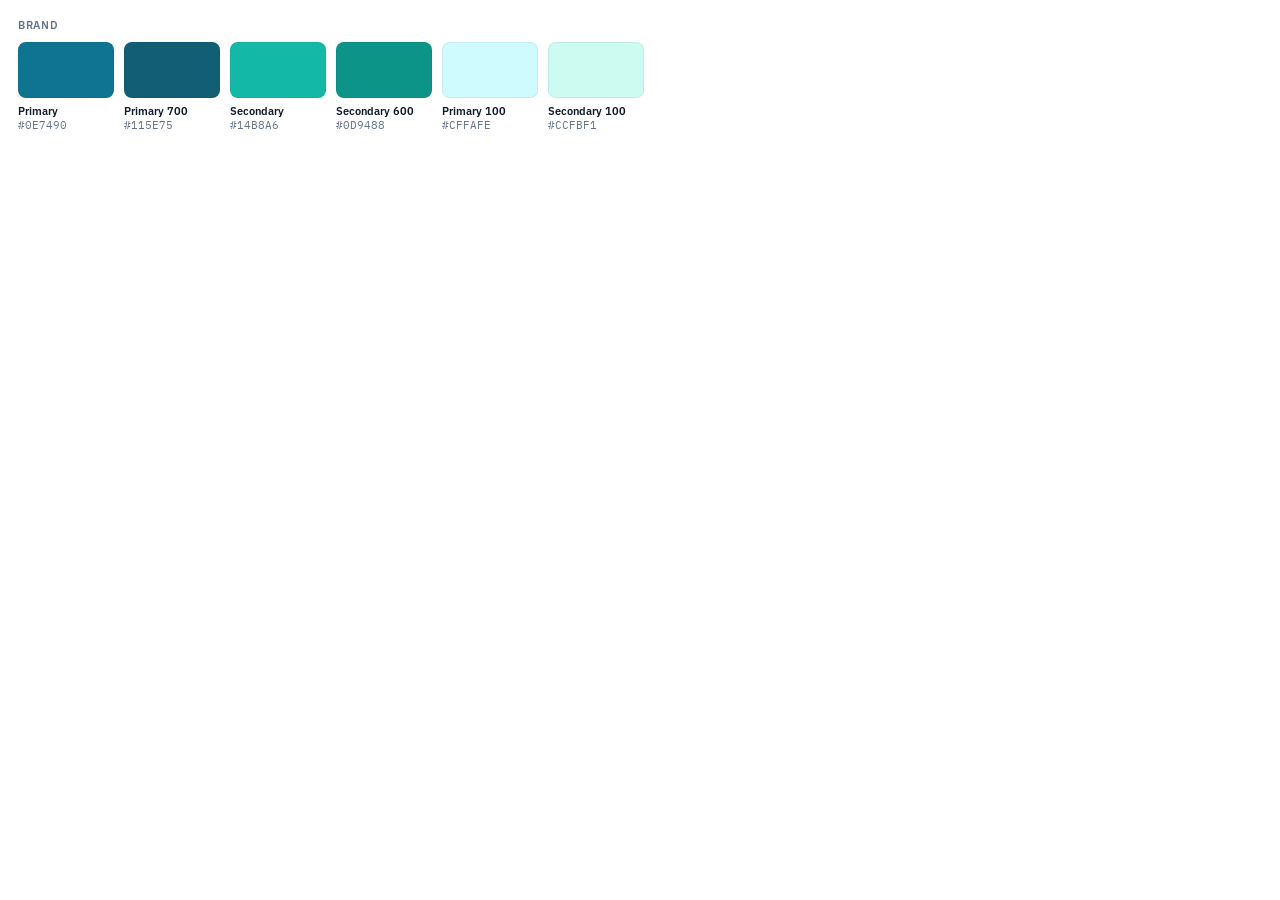
<file: guidelines/colors-brand.card.html>
<!-- @dsCard group="Colors" viewport="700x150" name="Brand — Primary & Secondary" subtitle="Clinical teal primary, teal-green secondary" -->
<!DOCTYPE html>
<html lang="en">
<head>
<meta charset="utf-8" />
<link rel="stylesheet" href="../styles.css" />
<style>
  body { margin: 0; font-family: var(--pv-font-sans); background: var(--pv-neutral-0); padding: 18px; }
  .row { display: flex; gap: 10px; flex-wrap: wrap; }
  .sw { width: 96px; }
  .chip { height: 56px; border-radius: var(--pv-radius-md); box-shadow: inset 0 0 0 1px rgba(15,23,42,.06); }
  .name { font-size: 11px; color: var(--pv-text-strong); font-weight: 600; margin-top: 6px; }
  .hex { font-family: var(--pv-font-mono); font-size: 11px; color: var(--pv-text-muted); }
  .label { font-size: 11px; font-weight: 600; letter-spacing: .06em; text-transform: uppercase; color: var(--pv-text-muted); margin: 0 0 10px; }
</style>
</head>
<body>
  <div class="label">Brand</div>
  <div class="row">
    <div class="sw"><div class="chip" style="background:var(--pv-primary-600)"></div><div class="name">Primary</div><div class="hex">#0E7490</div></div>
    <div class="sw"><div class="chip" style="background:var(--pv-primary-700)"></div><div class="name">Primary 700</div><div class="hex">#115E75</div></div>
    <div class="sw"><div class="chip" style="background:var(--pv-secondary-500)"></div><div class="name">Secondary</div><div class="hex">#14B8A6</div></div>
    <div class="sw"><div class="chip" style="background:var(--pv-secondary-600)"></div><div class="name">Secondary 600</div><div class="hex">#0D9488</div></div>
    <div class="sw"><div class="chip" style="background:var(--pv-primary-100)"></div><div class="name">Primary 100</div><div class="hex">#CFFAFE</div></div>
    <div class="sw"><div class="chip" style="background:var(--pv-secondary-100)"></div><div class="name">Secondary 100</div><div class="hex">#CCFBF1</div></div>
  </div>
</body>
</html>
</file>
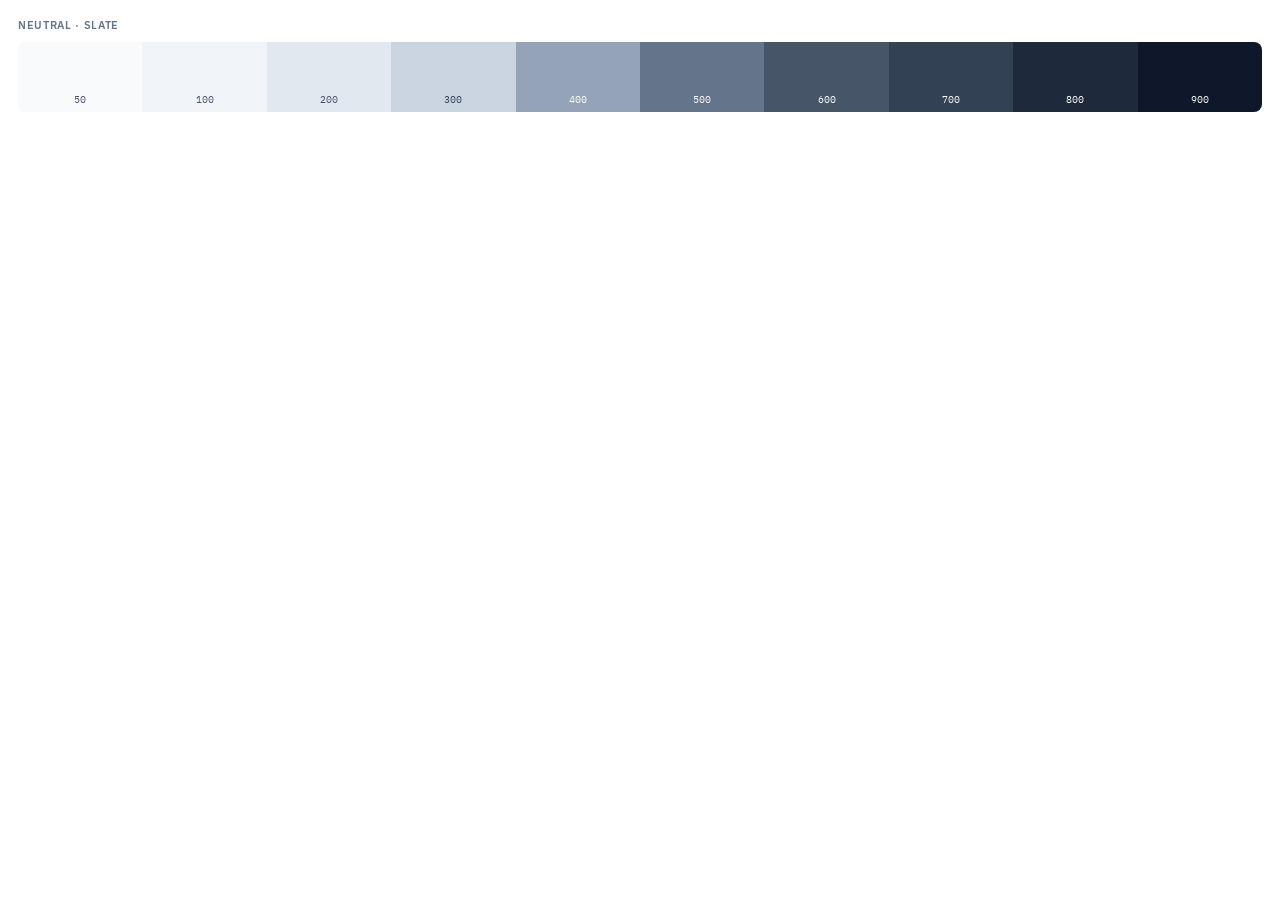
<file: guidelines/colors-neutral.card.html>
<!-- @dsCard group="Colors" viewport="700x150" name="Neutrals — Slate scale" subtitle="Text, surfaces, borders" -->
<!DOCTYPE html>
<html lang="en">
<head>
<meta charset="utf-8" />
<link rel="stylesheet" href="../styles.css" />
<style>
  body { margin: 0; font-family: var(--pv-font-sans); background: var(--pv-neutral-0); padding: 18px; }
  .scale { display: flex; border-radius: var(--pv-radius-md); overflow: hidden; box-shadow: inset 0 0 0 1px rgba(15,23,42,.06); }
  .step { flex: 1; height: 64px; display: flex; align-items: flex-end; justify-content: center; padding-bottom: 6px; font-family: var(--pv-font-mono); font-size: 10px; }
  .label { font-size: 11px; font-weight: 600; letter-spacing: .06em; text-transform: uppercase; color: var(--pv-text-muted); margin: 0 0 10px; }
</style>
</head>
<body>
  <div class="label">Neutral · Slate</div>
  <div class="scale">
    <div class="step" style="background:var(--pv-neutral-50);color:#475569">50</div>
    <div class="step" style="background:var(--pv-neutral-100);color:#475569">100</div>
    <div class="step" style="background:var(--pv-neutral-200);color:#475569">200</div>
    <div class="step" style="background:var(--pv-neutral-300);color:#334155">300</div>
    <div class="step" style="background:var(--pv-neutral-400);color:#fff">400</div>
    <div class="step" style="background:var(--pv-neutral-500);color:#fff">500</div>
    <div class="step" style="background:var(--pv-neutral-600);color:#fff">600</div>
    <div class="step" style="background:var(--pv-neutral-700);color:#fff">700</div>
    <div class="step" style="background:var(--pv-neutral-800);color:#fff">800</div>
    <div class="step" style="background:var(--pv-neutral-900);color:#fff">900</div>
  </div>
</body>
</html>
</file>
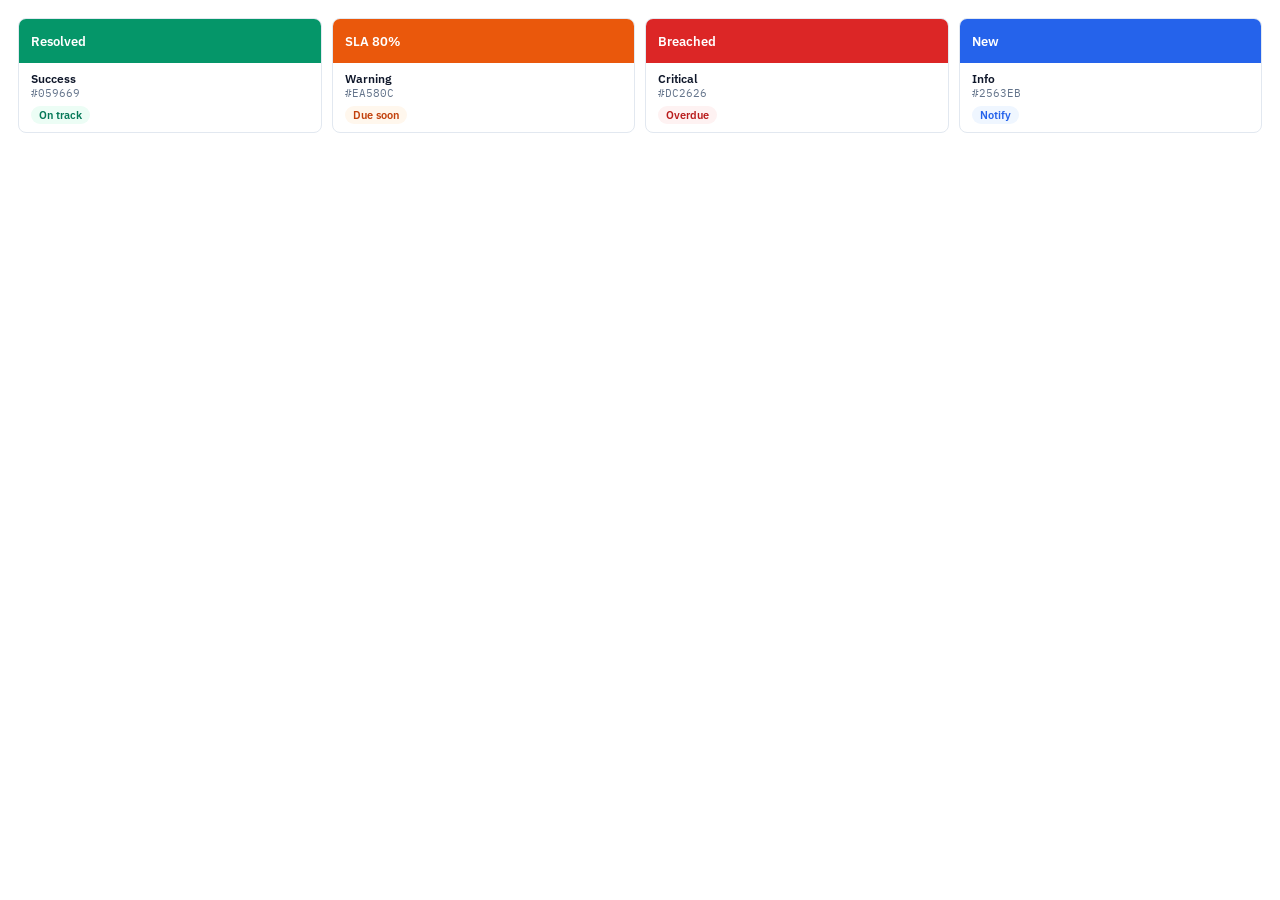
<file: guidelines/colors-semantic.card.html>
<!-- @dsCard group="Colors" viewport="700x180" name="Semantic — SLA & Triage states" subtitle="Success, warning, critical, info for status & SLA" -->
<!DOCTYPE html>
<html lang="en">
<head>
<meta charset="utf-8" />
<link rel="stylesheet" href="../styles.css" />
<style>
  body { margin: 0; font-family: var(--pv-font-sans); background: var(--pv-neutral-0); padding: 18px; }
  .grid { display: grid; grid-template-columns: repeat(4, 1fr); gap: 10px; }
  .cell { border: 1px solid var(--pv-border); border-radius: var(--pv-radius-md); overflow: hidden; }
  .bar { height: 44px; display: flex; align-items: center; padding: 0 12px; color: #fff; font-weight: 600; font-size: 13px; }
  .meta { padding: 8px 12px; }
  .name { font-size: 12px; font-weight: 600; color: var(--pv-text-strong); }
  .hex { font-family: var(--pv-font-mono); font-size: 11px; color: var(--pv-text-muted); }
  .tint { display: inline-block; margin-top: 6px; font-size: 11px; padding: 2px 8px; border-radius: 999px; font-weight: 600; }
</style>
</head>
<body>
  <div class="grid">
    <div class="cell"><div class="bar" style="background:var(--pv-success)">Resolved</div><div class="meta"><div class="name">Success</div><div class="hex">#059669</div><span class="tint" style="background:var(--pv-success-50);color:var(--pv-success-700)">On track</span></div></div>
    <div class="cell"><div class="bar" style="background:var(--pv-warning)">SLA 80%</div><div class="meta"><div class="name">Warning</div><div class="hex">#EA580C</div><span class="tint" style="background:var(--pv-warning-50);color:var(--pv-warning-700)">Due soon</span></div></div>
    <div class="cell"><div class="bar" style="background:var(--pv-critical)">Breached</div><div class="meta"><div class="name">Critical</div><div class="hex">#DC2626</div><span class="tint" style="background:var(--pv-critical-50);color:var(--pv-critical-700)">Overdue</span></div></div>
    <div class="cell"><div class="bar" style="background:var(--pv-info)">New</div><div class="meta"><div class="name">Info</div><div class="hex">#2563EB</div><span class="tint" style="background:var(--pv-info-50);color:var(--pv-info-600)">Notify</span></div></div>
  </div>
</body>
</html>
</file>
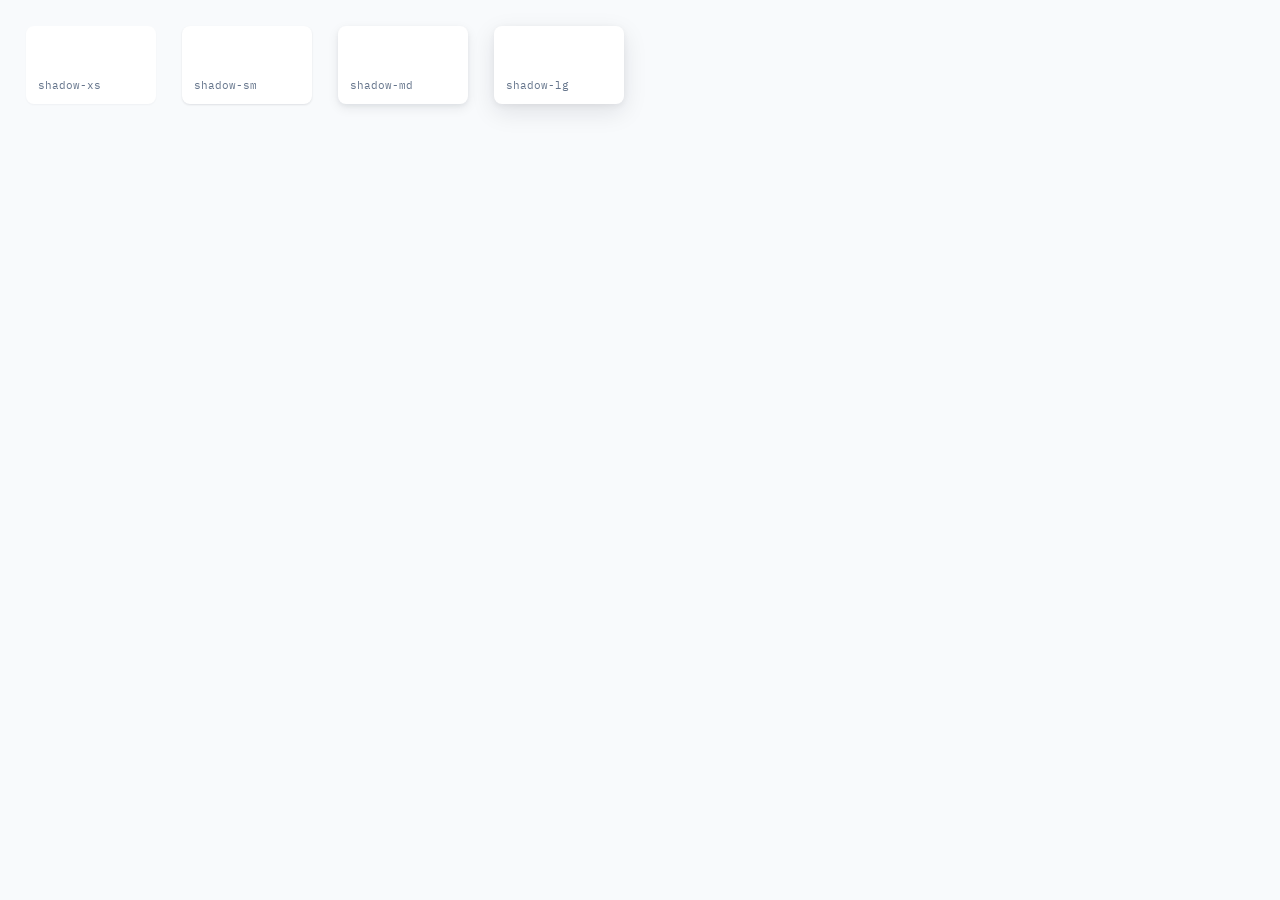
<file: guidelines/elevation.card.html>
<!-- @dsCard group="Spacing" viewport="700x150" name="Elevation" subtitle="Soft cool-tinted clinical shadows" -->
<!DOCTYPE html>
<html lang="en">
<head>
<meta charset="utf-8" />
<link rel="stylesheet" href="../styles.css" />
<style>
  body { margin: 0; font-family: var(--pv-font-sans); background: var(--pv-neutral-50); padding: 26px; display: flex; gap: 26px; }
  .card { background: #fff; width: 130px; height: 78px; border-radius: var(--pv-radius-md); display: flex; align-items: flex-end; padding: 12px; box-sizing: border-box; }
  .t { font-family: var(--pv-font-mono); font-size: 11px; color: var(--pv-text-muted); }
</style>
</head>
<body>
  <div class="card" style="box-shadow:var(--pv-shadow-xs)"><span class="t">shadow-xs</span></div>
  <div class="card" style="box-shadow:var(--pv-shadow-sm)"><span class="t">shadow-sm</span></div>
  <div class="card" style="box-shadow:var(--pv-shadow-md)"><span class="t">shadow-md</span></div>
  <div class="card" style="box-shadow:var(--pv-shadow-lg)"><span class="t">shadow-lg</span></div>
</body>
</html>
</file>
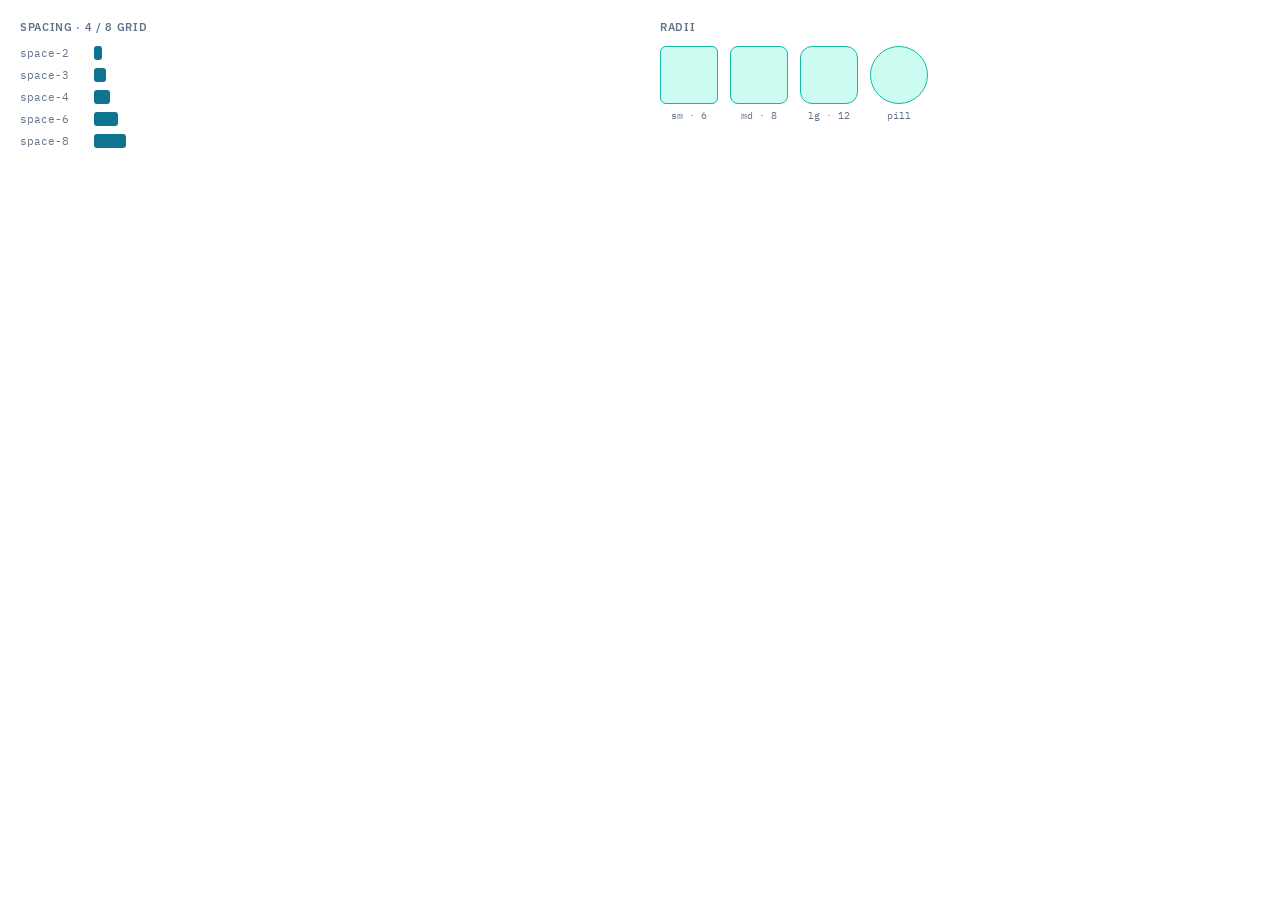
<file: guidelines/spacing.card.html>
<!-- @dsCard group="Spacing" viewport="700x150" name="Spacing & radii" subtitle="8px grid + corner radii" -->
<!DOCTYPE html>
<html lang="en">
<head>
<meta charset="utf-8" />
<link rel="stylesheet" href="../styles.css" />
<style>
  body { margin: 0; font-family: var(--pv-font-sans); background: var(--pv-neutral-0); padding: 20px; color: var(--pv-text-strong); display: flex; gap: 40px; }
  .col { flex: 1; }
  .label { font-size: 11px; font-weight: 600; letter-spacing: .06em; text-transform: uppercase; color: var(--pv-text-muted); margin: 0 0 12px; }
  .row { display: flex; align-items: center; gap: 10px; margin-bottom: 8px; }
  .bar { background: var(--pv-primary-600); height: 14px; border-radius: 3px; }
  .t { font-family: var(--pv-font-mono); font-size: 11px; color: var(--pv-text-muted); width: 64px; }
  .radii { display: flex; gap: 12px; align-items: flex-end; }
  .box { width: 56px; height: 56px; background: var(--pv-secondary-100); border: 1.5px solid var(--pv-secondary-500); }
  .cap { font-family: var(--pv-font-mono); font-size: 10px; color: var(--pv-text-muted); text-align: center; margin-top: 5px; }
</style>
</head>
<body>
  <div class="col">
    <div class="label">Spacing · 4 / 8 grid</div>
    <div class="row"><span class="t">space-2</span><span class="bar" style="width:8px"></span></div>
    <div class="row"><span class="t">space-3</span><span class="bar" style="width:12px"></span></div>
    <div class="row"><span class="t">space-4</span><span class="bar" style="width:16px"></span></div>
    <div class="row"><span class="t">space-6</span><span class="bar" style="width:24px"></span></div>
    <div class="row"><span class="t">space-8</span><span class="bar" style="width:32px"></span></div>
  </div>
  <div class="col">
    <div class="label">Radii</div>
    <div class="radii">
      <div><div class="box" style="border-radius:var(--pv-radius-sm)"></div><div class="cap">sm · 6</div></div>
      <div><div class="box" style="border-radius:var(--pv-radius-md)"></div><div class="cap">md · 8</div></div>
      <div><div class="box" style="border-radius:var(--pv-radius-lg)"></div><div class="cap">lg · 12</div></div>
      <div><div class="box" style="border-radius:var(--pv-radius-pill)"></div><div class="cap">pill</div></div>
    </div>
  </div>
</body>
</html>
</file>
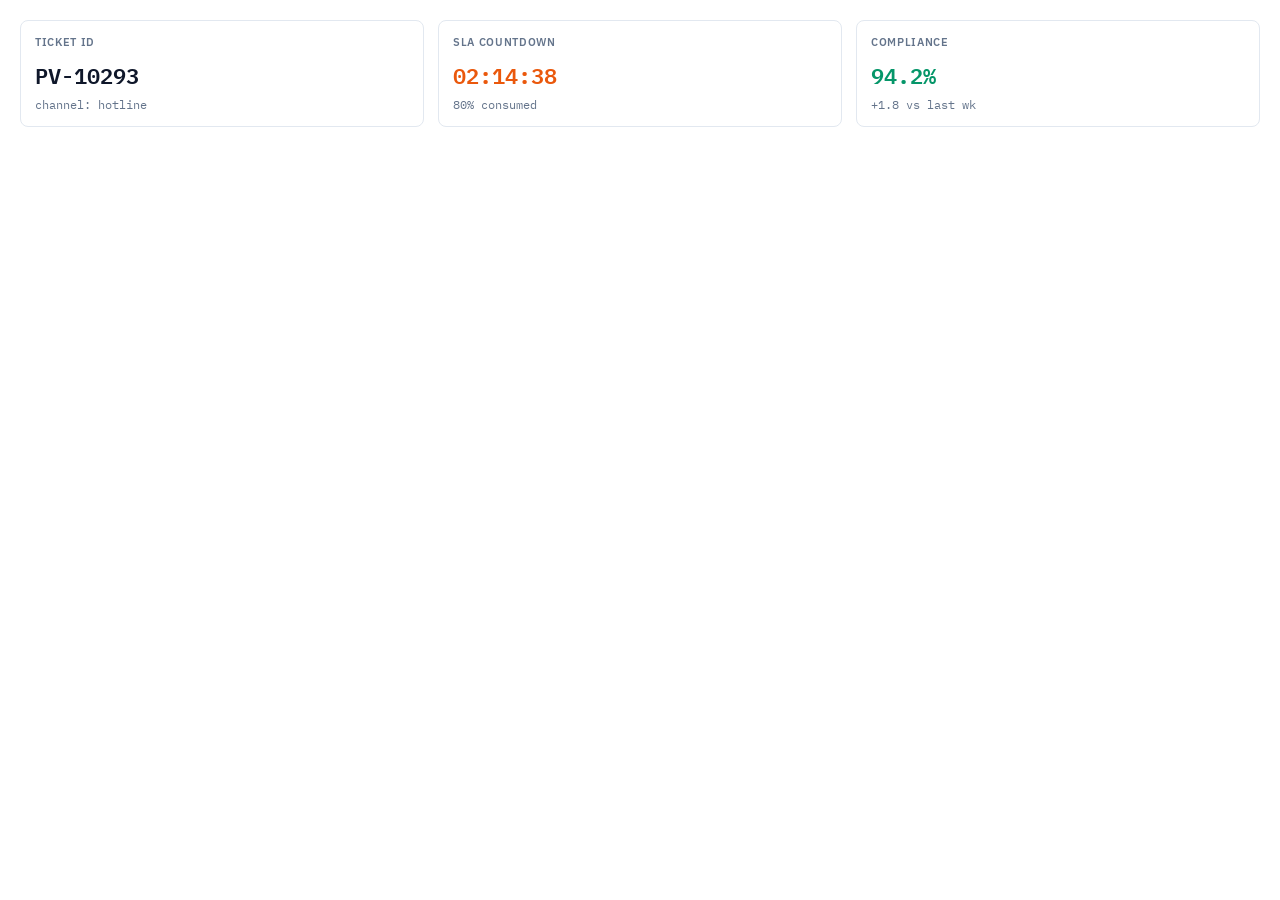
<file: guidelines/type-mono.card.html>
<!-- @dsCard group="Type" viewport="700x150" name="Mono — IDs, timers, metrics" subtitle="IBM Plex Mono with tabular figures" -->
<!DOCTYPE html>
<html lang="en">
<head>
<meta charset="utf-8" />
<link rel="stylesheet" href="../styles.css" />
<style>
  body { margin: 0; font-family: var(--pv-font-sans); background: var(--pv-neutral-0); padding: 20px; color: var(--pv-text-strong); }
  .grid { display: grid; grid-template-columns: repeat(3, 1fr); gap: 14px; }
  .cell { border: 1px solid var(--pv-border); border-radius: var(--pv-radius-md); padding: 14px; }
  .k { font-size: 11px; font-weight: 600; letter-spacing: .06em; text-transform: uppercase; color: var(--pv-text-muted); margin-bottom: 8px; }
  .v { font-family: var(--pv-font-mono); font-feature-settings: 'tnum' 1; font-size: 22px; font-weight: 600; }
  .sub { font-family: var(--pv-font-mono); font-size: 12px; color: var(--pv-text-muted); margin-top: 4px; }
</style>
</head>
<body>
  <div class="grid">
    <div class="cell"><div class="k">Ticket ID</div><div class="v">PV-10293</div><div class="sub">channel: hotline</div></div>
    <div class="cell"><div class="k">SLA countdown</div><div class="v" style="color:var(--pv-warning)">02:14:38</div><div class="sub">80% consumed</div></div>
    <div class="cell"><div class="k">Compliance</div><div class="v" style="color:var(--pv-success)">94.2%</div><div class="sub">+1.8 vs last wk</div></div>
  </div>
</body>
</html>
</file>
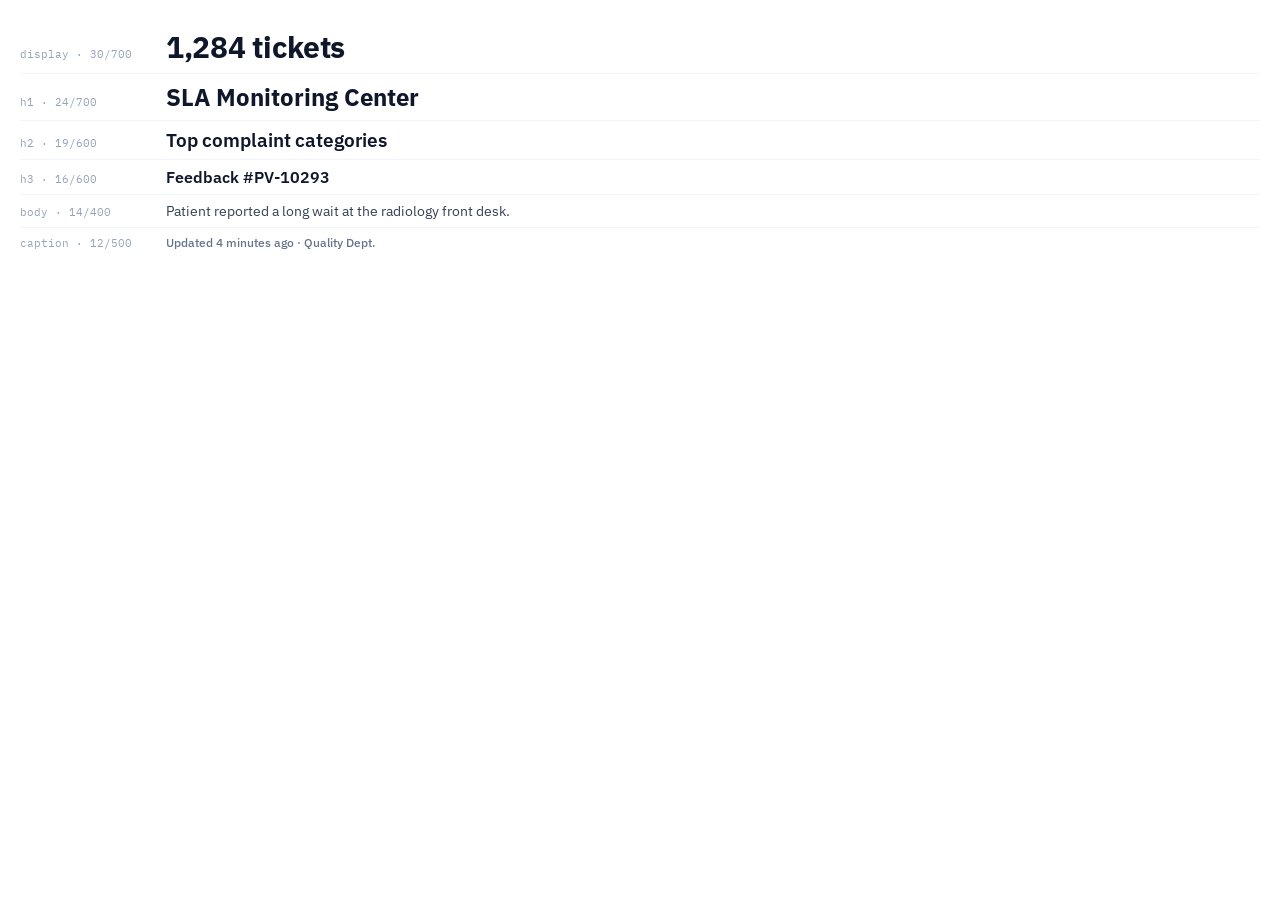
<file: guidelines/type-scale.card.html>
<!-- @dsCard group="Type" viewport="700x220" name="Type scale" subtitle="IBM Plex Sans — display to caption" -->
<!DOCTYPE html>
<html lang="en">
<head>
<meta charset="utf-8" />
<link rel="stylesheet" href="../styles.css" />
<style>
  body { margin: 0; font-family: var(--pv-font-sans); color: var(--pv-text-strong); background: var(--pv-neutral-0); padding: 20px; }
  .r { display: flex; align-items: baseline; gap: 16px; padding: 7px 0; border-bottom: 1px solid var(--pv-neutral-100); }
  .r:last-child { border: 0; }
  .tag { font-family: var(--pv-font-mono); font-size: 11px; color: var(--pv-text-subtle); width: 130px; flex: none; }
  .d { font-size: var(--pv-text-display); font-weight: 700; letter-spacing: -.01em; }
  .h1 { font-size: var(--pv-text-h1); font-weight: 700; }
  .h2 { font-size: var(--pv-text-h2); font-weight: 600; }
  .h3 { font-size: var(--pv-text-h3); font-weight: 600; }
  .bd { font-size: var(--pv-text-base); font-weight: 400; color: var(--pv-text-body); }
  .sm { font-size: var(--pv-text-xs); font-weight: 500; color: var(--pv-text-muted); }
</style>
</head>
<body>
  <div class="r"><span class="tag">display · 30/700</span><span class="d">1,284 tickets</span></div>
  <div class="r"><span class="tag">h1 · 24/700</span><span class="h1">SLA Monitoring Center</span></div>
  <div class="r"><span class="tag">h2 · 19/600</span><span class="h2">Top complaint categories</span></div>
  <div class="r"><span class="tag">h3 · 16/600</span><span class="h3">Feedback #PV-10293</span></div>
  <div class="r"><span class="tag">body · 14/400</span><span class="bd">Patient reported a long wait at the radiology front desk.</span></div>
  <div class="r"><span class="tag">caption · 12/500</span><span class="sm">Updated 4 minutes ago · Quality Dept.</span></div>
</body>
</html>
</file>
<file: styles.css>
/* ============================================================
   PatientVoice Design System — global entry point.
   Consumers link THIS file. Keep it as @import lines only.
   ============================================================ */

@import url('./tokens/fonts.css');
@import url('./tokens/colors.css');
@import url('./tokens/typography.css');
@import url('./tokens/layout.css');
@import url('./tokens/base.css');
</file>
